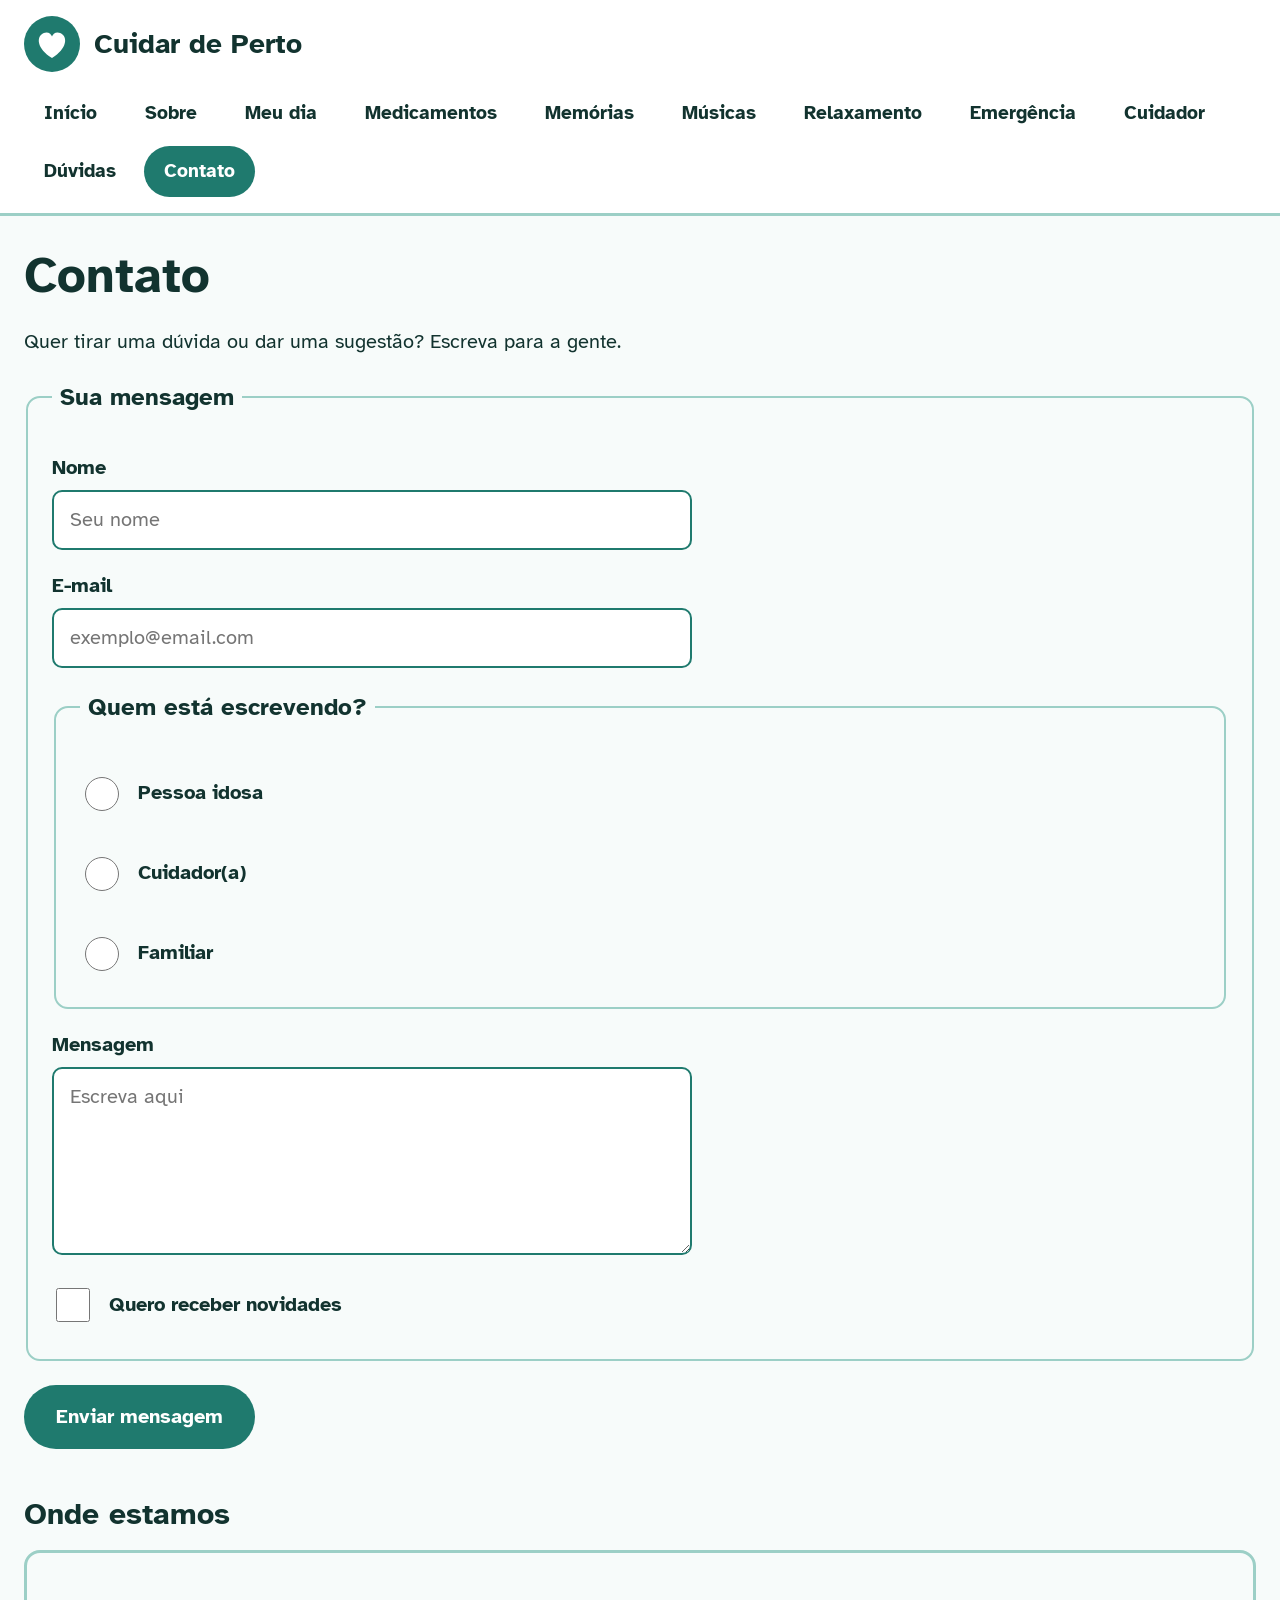
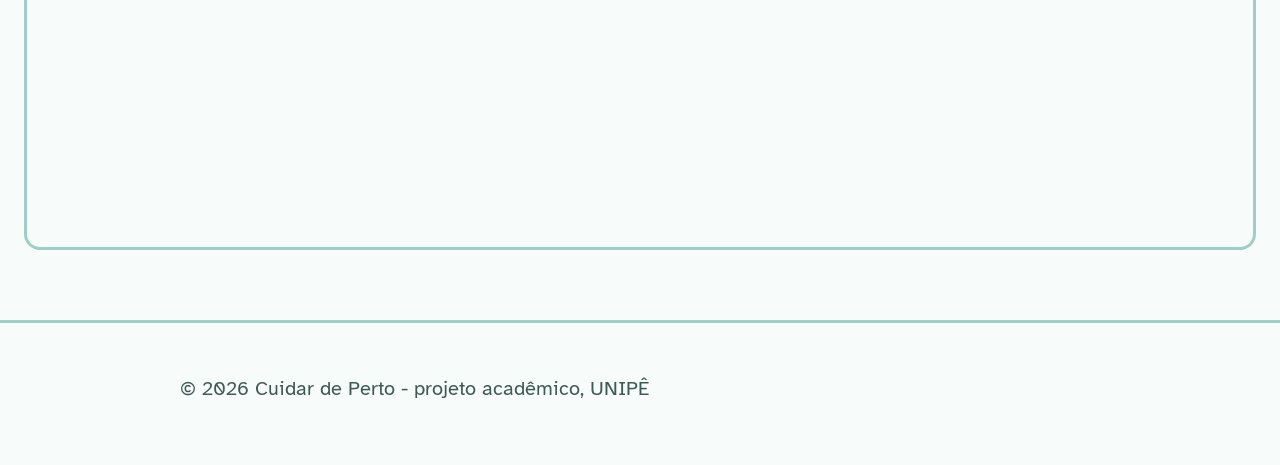
<file: html/contato.html>
<!DOCTYPE html>
<html lang="pt-BR">
<head>
  <meta charset="utf-8">
  <meta name="viewport" content="width=device-width, initial-scale=1">
  <meta name="author" content="Heitor Mendes Crispim">
  <meta name="description" content="Fale com a equipe do Cuidar de Perto.">
  <meta name="keywords" content="contato, mensagem, formulário, mapa">
  <title>Cuidar de Perto - Contato</title>
  <link rel="preconnect" href="https://fonts.googleapis.com">
  <link rel="preconnect" href="https://fonts.gstatic.com" crossorigin>
  <link rel="stylesheet" href="https://fonts.googleapis.com/css2?family=Atkinson+Hyperlegible:wght@400;700&display=swap">
  <link rel="stylesheet" href="../css/estilo.css">
</head>
<body>
  <a class="pular" href="#conteudo">Pular para o conteúdo</a>

  <header class="topo">
    <div class="topo-linha">
      <a class="logo" href="../index.html">
        <img class="logo-img" src="../img/logo.svg" alt="" width="48" height="48">
        <span class="logo-nome">Cuidar de Perto</span>
      </a>
    </div>
    <nav class="menu" aria-label="Menu principal">
      <ul>
        <li><a href="../index.html">Início</a></li>
        <li><a href="sobre.html">Sobre</a></li>
        <li><a href="meu-dia.html">Meu dia</a></li>
        <li><a href="medicamentos.html">Medicamentos</a></li>
        <li><a href="memorias.html">Memórias</a></li>
        <li><a href="musicas.html">Músicas</a></li>
        <li><a href="relaxamento.html">Relaxamento</a></li>
        <li><a href="emergencia.html">Emergência</a></li>
        <li><a href="cuidador.html">Cuidador</a></li>
        <li><a href="duvidas.html">Dúvidas</a></li>
        <li><a href="contato.html" aria-current="page">Contato</a></li>
      </ul>
    </nav>
  </header>

  <main id="conteudo">
    <h1>Contato</h1>
    <p>Quer tirar uma dúvida ou dar uma sugestão? Escreva para a gente.</p>

    <form class="formulario-demo" action="obrigado.html" method="get">
      <fieldset>
        <legend>Sua mensagem</legend>

        <label for="c-nome">Nome</label>
        <input type="text" id="c-nome" name="nome" placeholder="Seu nome" required>

        <label for="c-email">E-mail</label>
        <input type="email" id="c-email" name="email" placeholder="exemplo@email.com" required>

        <fieldset>
          <legend>Quem está escrevendo?</legend>
          <label class="tarefa"><input type="radio" name="perfil" value="idoso"> Pessoa idosa</label>
          <label class="tarefa"><input type="radio" name="perfil" value="cuidador"> Cuidador(a)</label>
          <label class="tarefa"><input type="radio" name="perfil" value="familiar"> Familiar</label>
        </fieldset>

        <label for="c-mensagem">Mensagem</label>
        <textarea id="c-mensagem" name="mensagem" rows="5" placeholder="Escreva aqui" required></textarea>

        <label class="tarefa"><input type="checkbox" name="novidades"> Quero receber novidades</label>
      </fieldset>

      <button type="submit" class="botao">Enviar mensagem</button>
    </form>

    <section aria-labelledby="t-mapa">
      <h2 id="t-mapa">Onde estamos</h2>
      <iframe src="https://maps.google.com/maps?q=Joao+Pessoa&output=embed" title="Mapa de João Pessoa" width="100%" height="300" loading="lazy"></iframe>
    </section>
  </main>

  <footer>
    <p>&copy; 2026 Cuidar de Perto - projeto acadêmico, UNIPÊ</p>
  </footer>
</body>
</html>
</file>
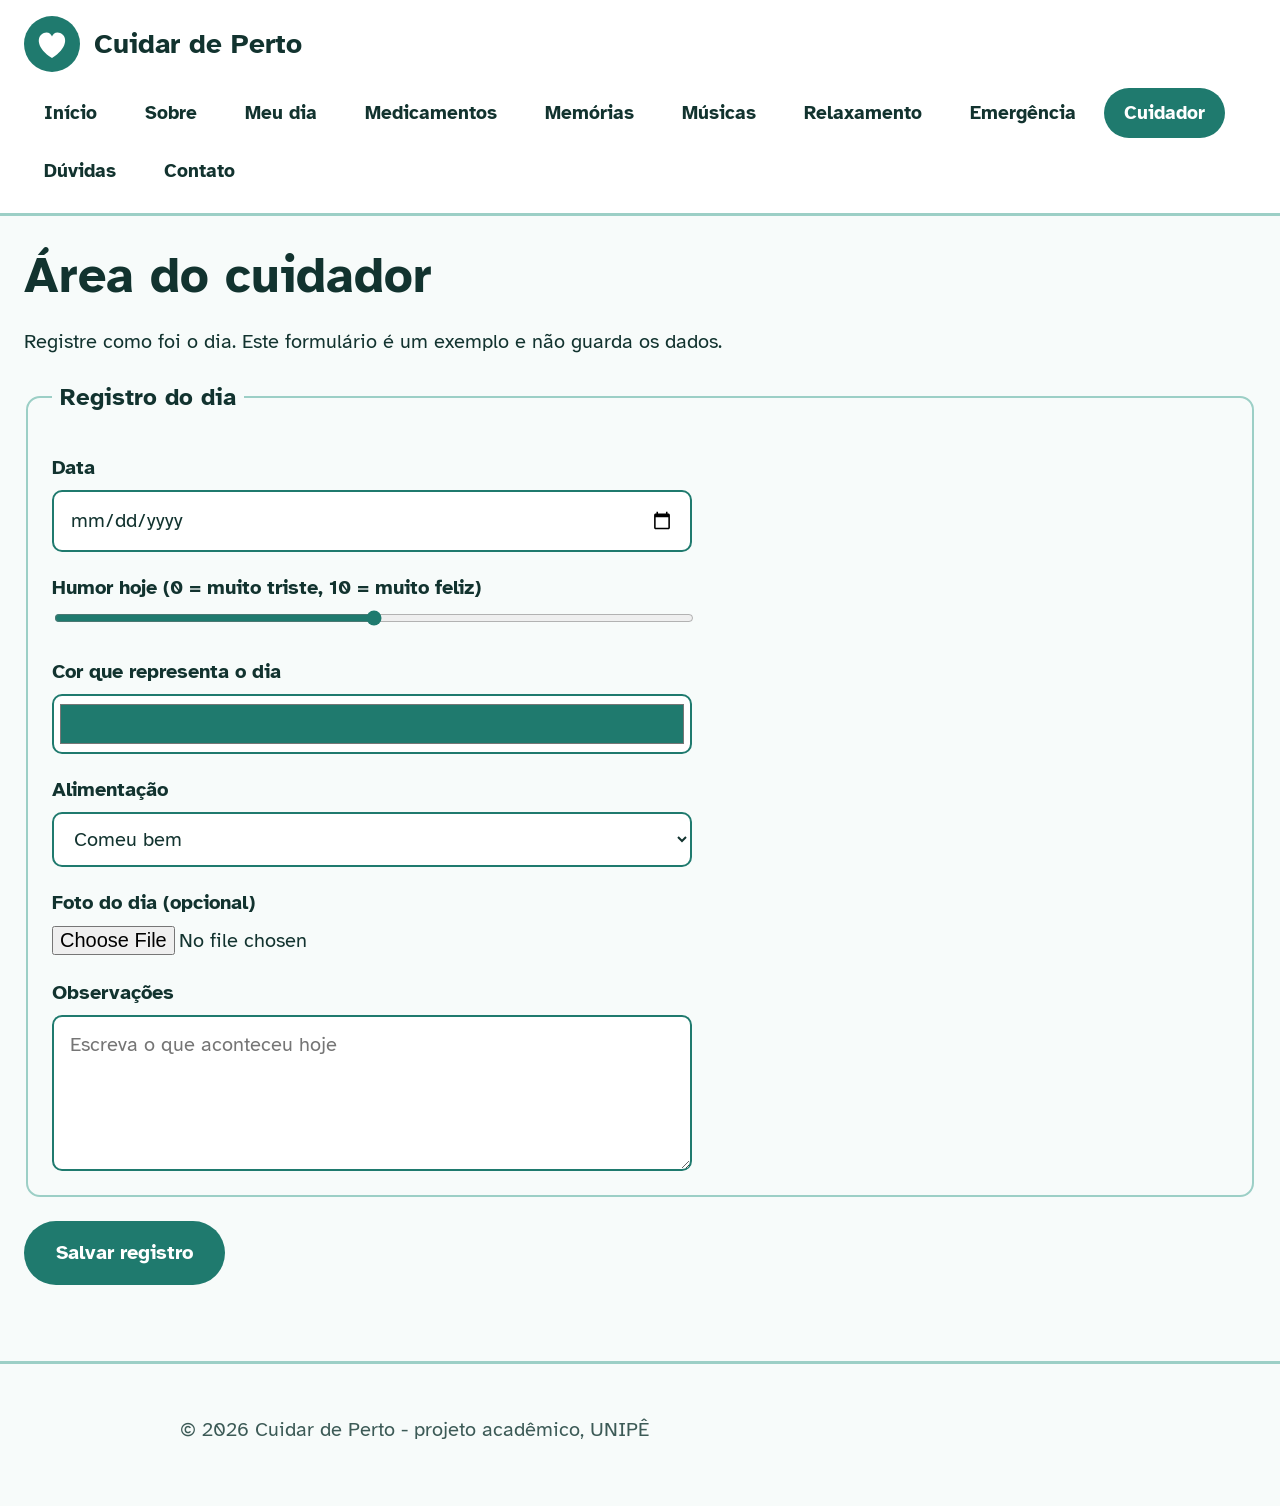
<file: html/cuidador.html>
<!DOCTYPE html>
<html lang="pt-BR">
<head>
  <meta charset="utf-8">
  <meta name="viewport" content="width=device-width, initial-scale=1">
  <meta name="author" content="Heitor Mendes Crispim">
  <meta name="description" content="Registro do dia para cuidadores e familiares.">
  <meta name="keywords" content="cuidador, registro, humor, acompanhamento">
  <title>Cuidar de Perto - Cuidador</title>
  <link rel="preconnect" href="https://fonts.googleapis.com">
  <link rel="preconnect" href="https://fonts.gstatic.com" crossorigin>
  <link rel="stylesheet" href="https://fonts.googleapis.com/css2?family=Atkinson+Hyperlegible:wght@400;700&display=swap">
  <link rel="stylesheet" href="../css/estilo.css">
</head>
<body>
  <a class="pular" href="#conteudo">Pular para o conteúdo</a>

  <header class="topo">
    <div class="topo-linha">
      <a class="logo" href="../index.html">
        <img class="logo-img" src="../img/logo.svg" alt="" width="48" height="48">
        <span class="logo-nome">Cuidar de Perto</span>
      </a>
    </div>
    <nav class="menu" aria-label="Menu principal">
      <ul>
        <li><a href="../index.html">Início</a></li>
        <li><a href="sobre.html">Sobre</a></li>
        <li><a href="meu-dia.html">Meu dia</a></li>
        <li><a href="medicamentos.html">Medicamentos</a></li>
        <li><a href="memorias.html">Memórias</a></li>
        <li><a href="musicas.html">Músicas</a></li>
        <li><a href="relaxamento.html">Relaxamento</a></li>
        <li><a href="emergencia.html">Emergência</a></li>
        <li><a href="cuidador.html" aria-current="page">Cuidador</a></li>
        <li><a href="duvidas.html">Dúvidas</a></li>
        <li><a href="contato.html">Contato</a></li>
      </ul>
    </nav>
  </header>

  <main id="conteudo">
    <h1>Área do cuidador</h1>
    <p>Registre como foi o dia. Este formulário é um exemplo e não guarda os dados.</p>

    <form class="formulario-demo" action="obrigado.html" method="get">
      <fieldset>
        <legend>Registro do dia</legend>

        <label for="data-registro">Data</label>
        <input type="date" id="data-registro" name="data" required>

        <label for="humor">Humor hoje (0 = muito triste, 10 = muito feliz)</label>
        <input type="range" id="humor" name="humor" min="0" max="10" value="5">

        <label for="cor-dia">Cor que representa o dia</label>
        <input type="color" id="cor-dia" name="cor" value="#1f7a6e">

        <label for="alimentacao">Alimentação</label>
        <select id="alimentacao" name="alimentacao">
          <option value="boa">Comeu bem</option>
          <option value="media">Comeu pouco</option>
          <option value="ruim">Quase não comeu</option>
        </select>

        <label for="foto">Foto do dia (opcional)</label>
        <input type="file" id="foto" name="foto" accept="image/*">

        <label for="obs">Observações</label>
        <textarea id="obs" name="obs" rows="4" placeholder="Escreva o que aconteceu hoje" required></textarea>
      </fieldset>

      <button type="submit" class="botao">Salvar registro</button>
    </form>
  </main>

  <footer>
    <p>&copy; 2026 Cuidar de Perto - projeto acadêmico, UNIPÊ</p>
  </footer>
</body>
</html>
</file>
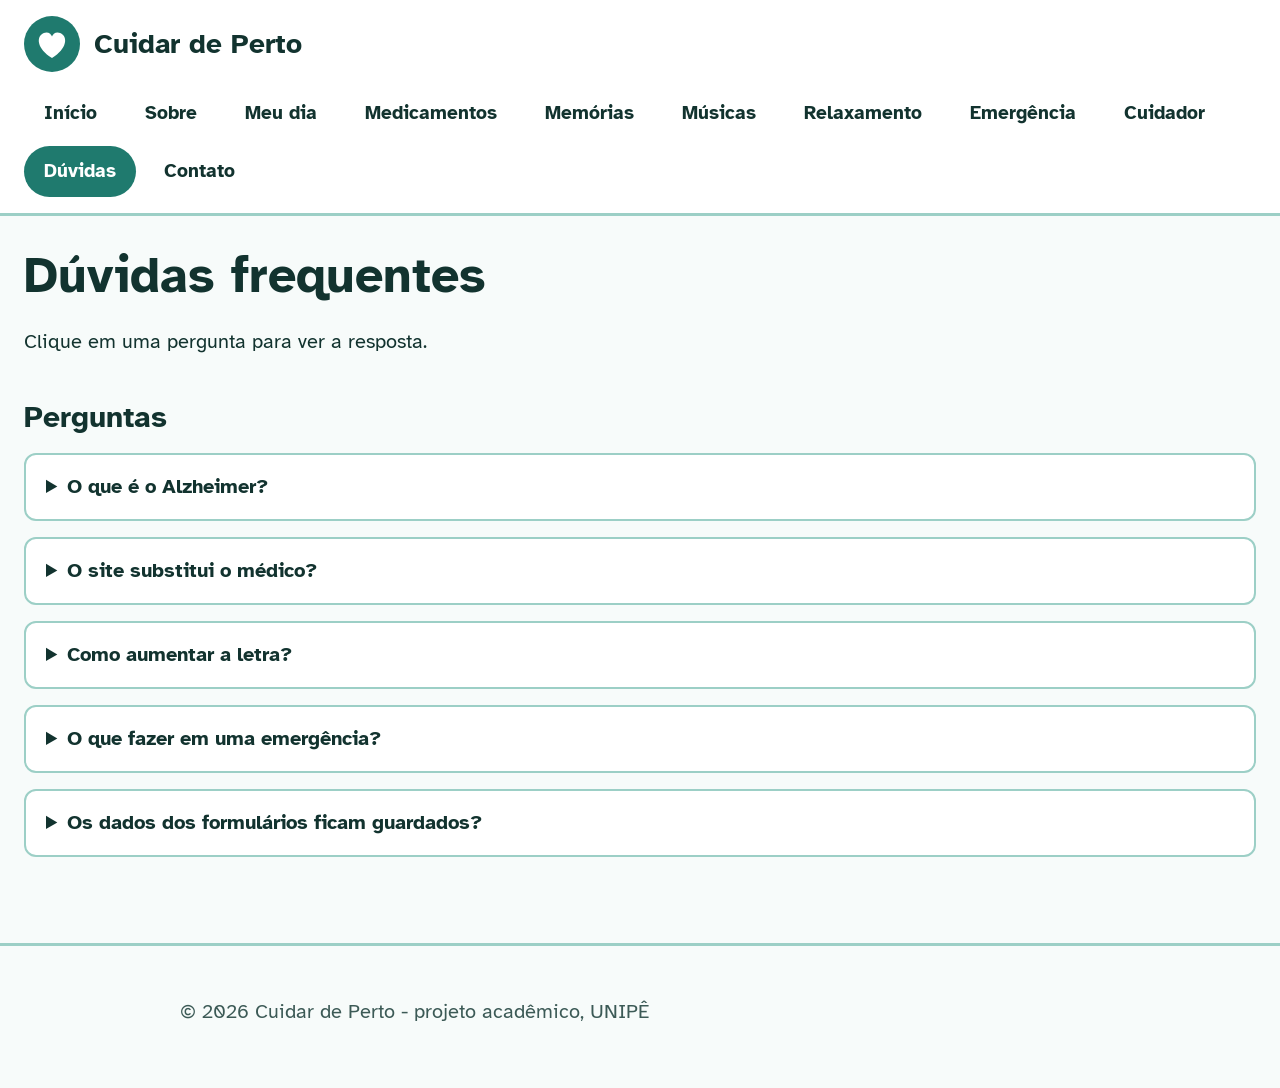
<file: html/duvidas.html>
<!DOCTYPE html>
<html lang="pt-BR">
<head>
  <meta charset="utf-8">
  <meta name="viewport" content="width=device-width, initial-scale=1">
  <meta name="author" content="Heitor Mendes Crispim">
  <meta name="description" content="Perguntas frequentes sobre o site e o cuidado diário.">
  <meta name="keywords" content="dúvidas, perguntas, Alzheimer, ajuda">
  <title>Cuidar de Perto - Dúvidas</title>
  <link rel="preconnect" href="https://fonts.googleapis.com">
  <link rel="preconnect" href="https://fonts.gstatic.com" crossorigin>
  <link rel="stylesheet" href="https://fonts.googleapis.com/css2?family=Atkinson+Hyperlegible:wght@400;700&display=swap">
  <link rel="stylesheet" href="../css/estilo.css">
</head>
<body>
  <a class="pular" href="#conteudo">Pular para o conteúdo</a>

  <header class="topo">
    <div class="topo-linha">
      <a class="logo" href="../index.html">
        <img class="logo-img" src="../img/logo.svg" alt="" width="48" height="48">
        <span class="logo-nome">Cuidar de Perto</span>
      </a>
    </div>
    <nav class="menu" aria-label="Menu principal">
      <ul>
        <li><a href="../index.html">Início</a></li>
        <li><a href="sobre.html">Sobre</a></li>
        <li><a href="meu-dia.html">Meu dia</a></li>
        <li><a href="medicamentos.html">Medicamentos</a></li>
        <li><a href="memorias.html">Memórias</a></li>
        <li><a href="musicas.html">Músicas</a></li>
        <li><a href="relaxamento.html">Relaxamento</a></li>
        <li><a href="emergencia.html">Emergência</a></li>
        <li><a href="cuidador.html">Cuidador</a></li>
        <li><a href="duvidas.html" aria-current="page">Dúvidas</a></li>
        <li><a href="contato.html">Contato</a></li>
      </ul>
    </nav>
  </header>

  <main id="conteudo">
    <h1>Dúvidas frequentes</h1>
    <p>Clique em uma pergunta para ver a resposta.</p>

    <section aria-labelledby="t-perguntas">
      <h2 id="t-perguntas">Perguntas</h2>
      <details>
        <summary>O que é o Alzheimer?</summary>
        <p>É uma doença do cérebro que, aos poucos, afeta a memória, o raciocínio e o comportamento. Só um médico pode fazer o diagnóstico.</p>
      </details>
      <details>
        <summary>O site substitui o médico?</summary>
        <p>Não. O Cuidar de Perto ajuda a organizar a rotina, mas o acompanhamento de saúde é feito pela equipe médica.</p>
      </details>
      <details>
        <summary>Como aumentar a letra?</summary>
        <p>No computador, segure <mark>Ctrl</mark> e aperte <mark>+</mark> para aumentar a página, e <mark>Ctrl</mark> com <mark>-</mark> para diminuir. No celular, abra os dois dedos sobre a tela.</p>
      </details>
      <details>
        <summary>O que fazer em uma emergência?</summary>
        <p>Ligue para o <abbr title="Serviço de Atendimento Móvel de Urgência">SAMU</abbr>, no número 192, e depois avise a família.</p>
      </details>
      <details>
        <summary>Os dados dos formulários ficam guardados?</summary>
        <p>Não. Os formulários deste site são exemplos e não enviam nem guardam nenhuma informação.</p>
      </details>
    </section>
  </main>

  <footer>
    <p>&copy; 2026 Cuidar de Perto - projeto acadêmico, UNIPÊ</p>
  </footer>
</body>
</html>
</file>
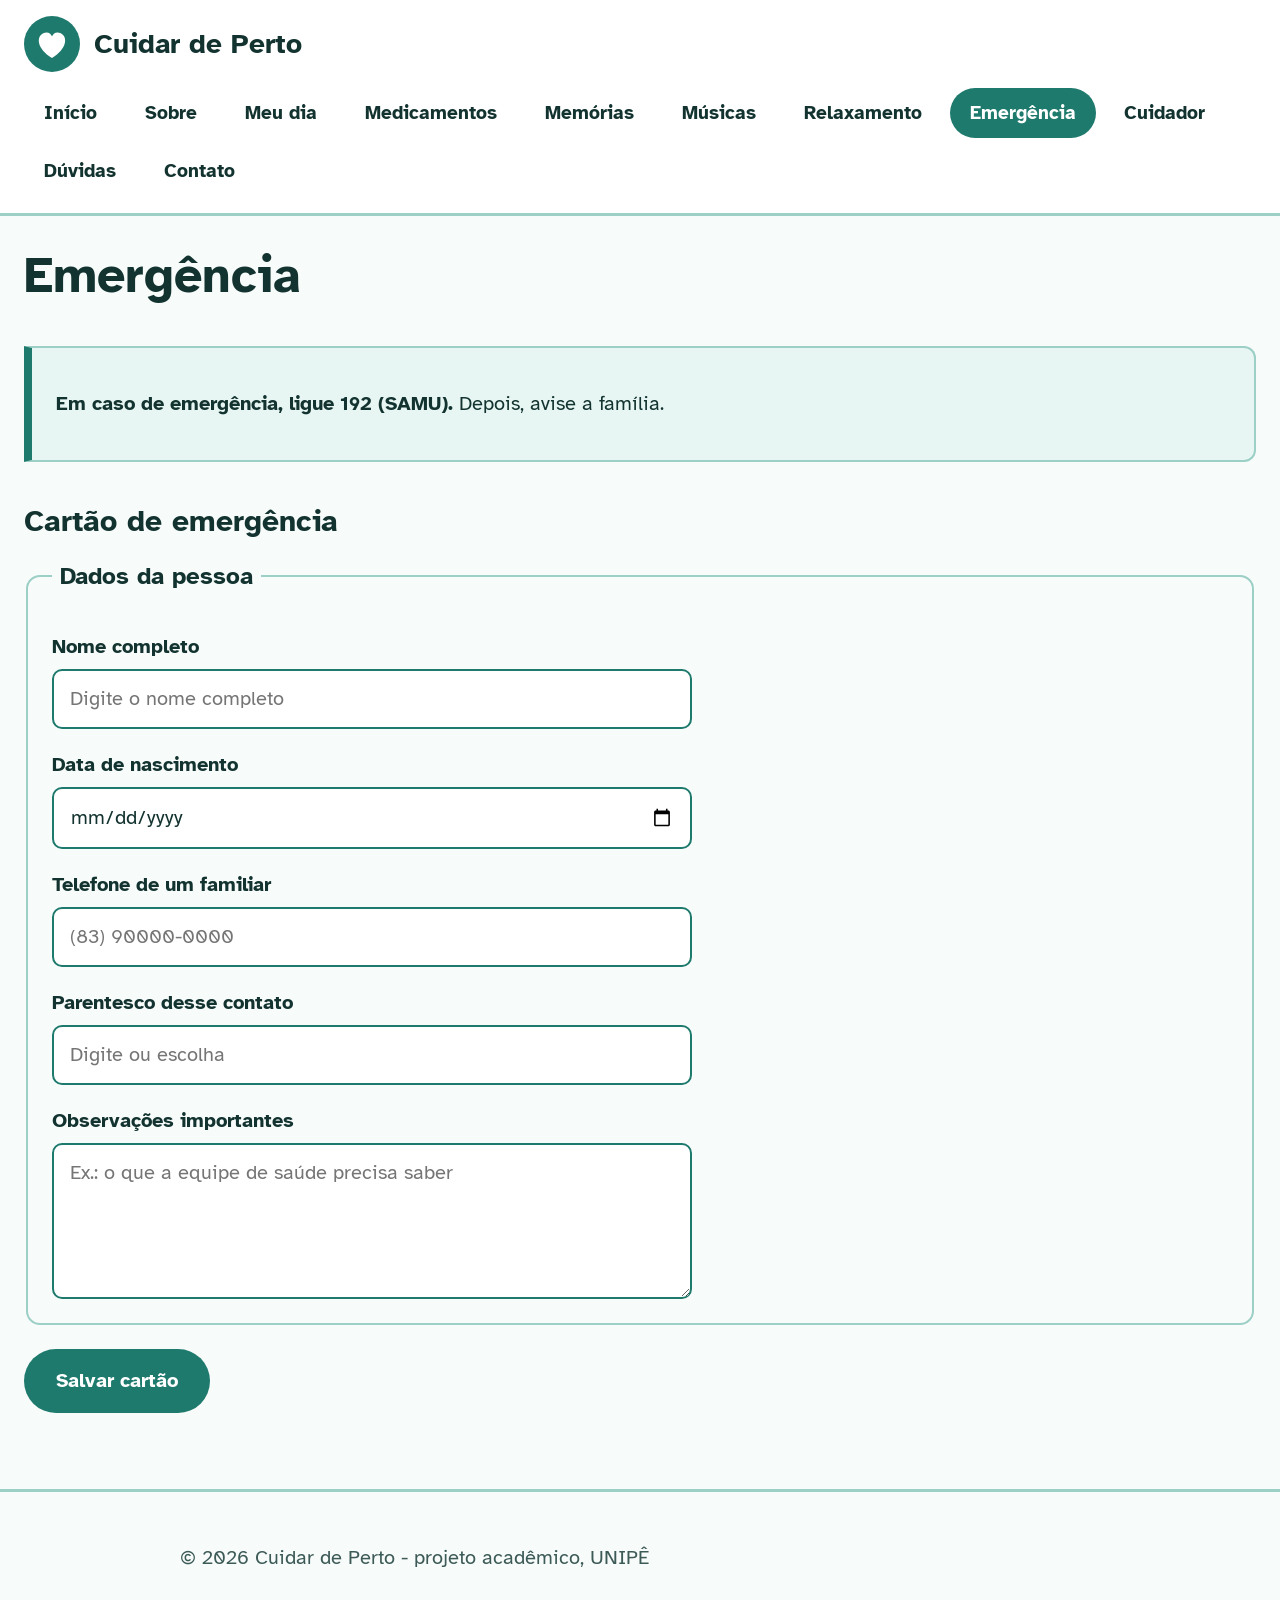
<file: html/emergencia.html>
<!DOCTYPE html>
<html lang="pt-BR">
<head>
  <meta charset="utf-8">
  <meta name="viewport" content="width=device-width, initial-scale=1">
  <meta name="author" content="Heitor Mendes Crispim">
  <meta name="description" content="Cartão de emergência com dados e contatos importantes.">
  <meta name="keywords" content="emergência, contatos, cartão, idosos">
  <title>Cuidar de Perto - Emergência</title>
  <link rel="preconnect" href="https://fonts.googleapis.com">
  <link rel="preconnect" href="https://fonts.gstatic.com" crossorigin>
  <link rel="stylesheet" href="https://fonts.googleapis.com/css2?family=Atkinson+Hyperlegible:wght@400;700&display=swap">
  <link rel="stylesheet" href="../css/estilo.css">
</head>
<body>
  <a class="pular" href="#conteudo">Pular para o conteúdo</a>

  <header class="topo">
    <div class="topo-linha">
      <a class="logo" href="../index.html">
        <img class="logo-img" src="../img/logo.svg" alt="" width="48" height="48">
        <span class="logo-nome">Cuidar de Perto</span>
      </a>
    </div>
    <nav class="menu" aria-label="Menu principal">
      <ul>
        <li><a href="../index.html">Início</a></li>
        <li><a href="sobre.html">Sobre</a></li>
        <li><a href="meu-dia.html">Meu dia</a></li>
        <li><a href="medicamentos.html">Medicamentos</a></li>
        <li><a href="memorias.html">Memórias</a></li>
        <li><a href="musicas.html">Músicas</a></li>
        <li><a href="relaxamento.html">Relaxamento</a></li>
        <li><a href="emergencia.html" aria-current="page">Emergência</a></li>
        <li><a href="cuidador.html">Cuidador</a></li>
        <li><a href="duvidas.html">Dúvidas</a></li>
        <li><a href="contato.html">Contato</a></li>
      </ul>
    </nav>
  </header>

  <main id="conteudo">
    <h1>Emergência</h1>

    <aside class="aviso" aria-label="Número de emergência">
      <p><strong>Em caso de emergência, ligue 192 (SAMU).</strong> Depois, avise a família.</p>
    </aside>

    <section aria-labelledby="t-cartao">
      <h2 id="t-cartao">Cartão de emergência</h2>
      <form class="formulario-demo" action="obrigado.html" method="get">
        <fieldset>
          <legend>Dados da pessoa</legend>

          <label for="nome">Nome completo</label>
          <input type="text" id="nome" name="nome" placeholder="Digite o nome completo" required>

          <label for="nascimento">Data de nascimento</label>
          <input type="date" id="nascimento" name="nascimento" required>

          <label for="contato">Telefone de um familiar</label>
          <input type="tel" id="contato" name="contato" placeholder="(83) 90000-0000" required>

          <label for="parentesco">Parentesco desse contato</label>
          <input type="text" id="parentesco" name="parentesco" list="parentescos" placeholder="Digite ou escolha">
          <datalist id="parentescos">
            <option value="Filho(a)">
            <option value="Neto(a)">
            <option value="Irmão(ã)">
            <option value="Cuidador(a)">
            <option value="Vizinho(a)">
          </datalist>

          <label for="observacoes">Observações importantes</label>
          <textarea id="observacoes" name="observacoes" rows="4" placeholder="Ex.: o que a equipe de saúde precisa saber"></textarea>
        </fieldset>

        <button type="submit" class="botao">Salvar cartão</button>
      </form>
    </section>
  </main>

  <footer>
    <p>&copy; 2026 Cuidar de Perto - projeto acadêmico, UNIPÊ</p>
  </footer>
</body>
</html>
</file>
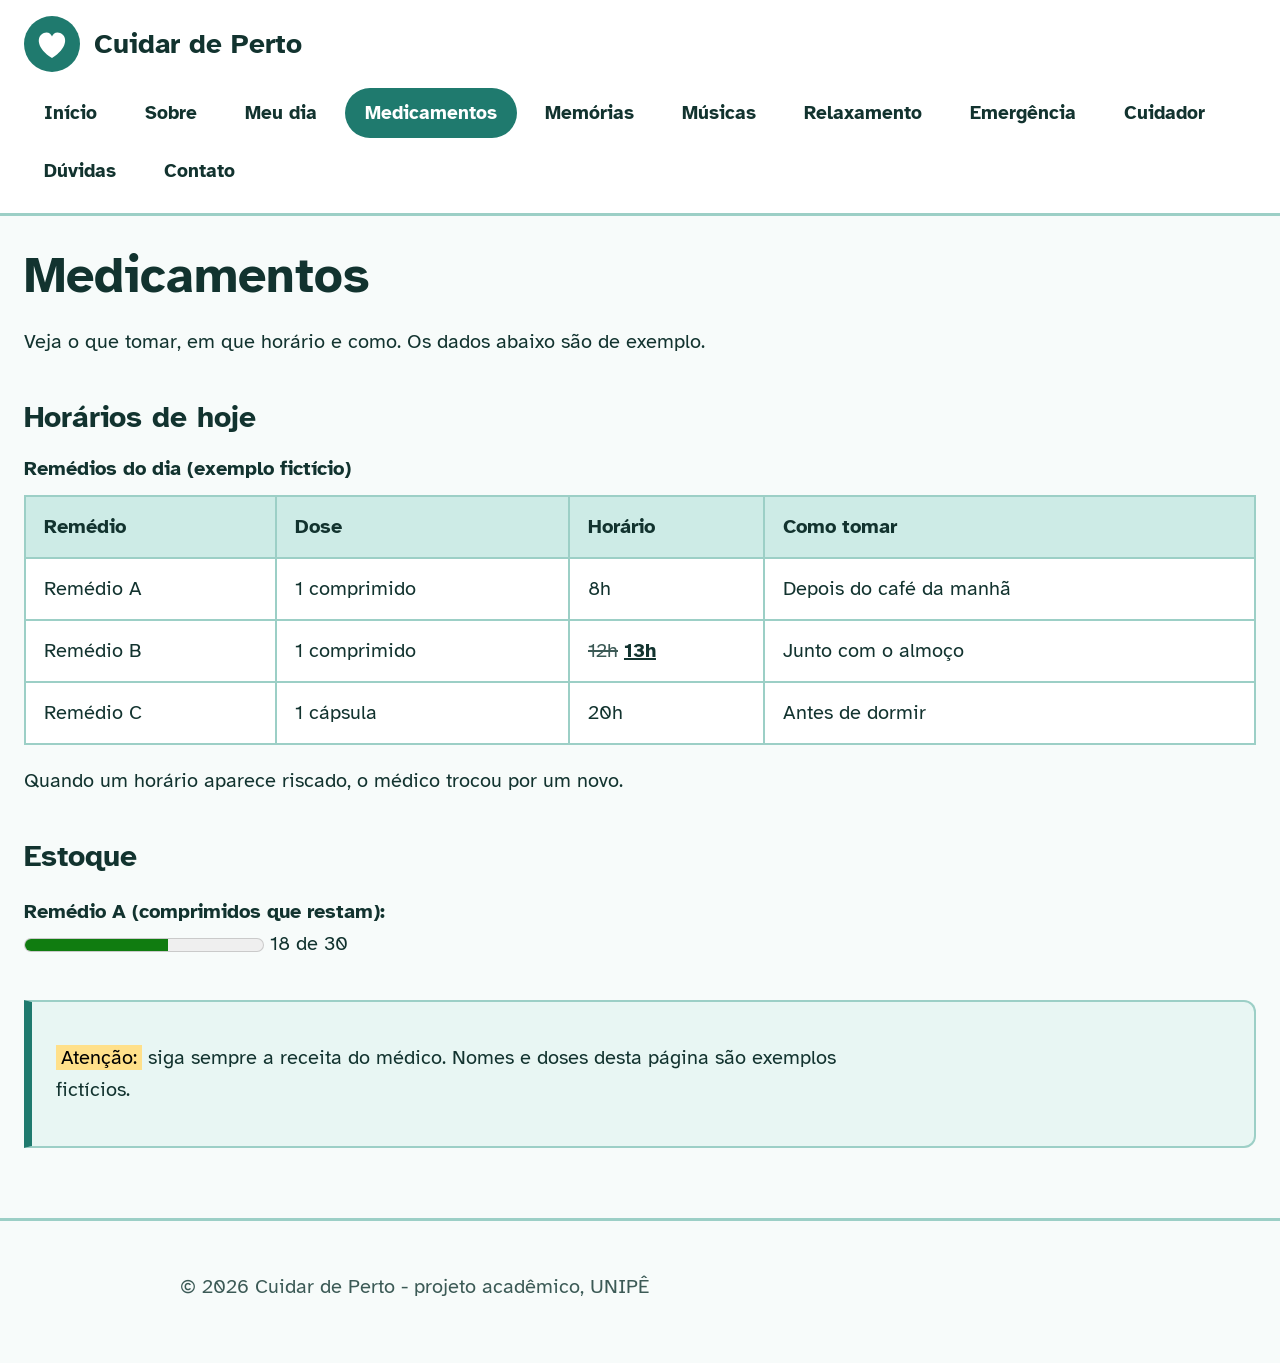
<file: html/medicamentos.html>
<!DOCTYPE html>
<html lang="pt-BR">
<head>
  <meta charset="utf-8">
  <meta name="viewport" content="width=device-width, initial-scale=1">
  <meta name="author" content="Heitor Mendes Crispim">
  <meta name="description" content="Horários e instruções dos remédios, com dados de exemplo.">
  <meta name="keywords" content="medicamentos, horários, remédios, idosos">
  <title>Cuidar de Perto - Medicamentos</title>
  <link rel="preconnect" href="https://fonts.googleapis.com">
  <link rel="preconnect" href="https://fonts.gstatic.com" crossorigin>
  <link rel="stylesheet" href="https://fonts.googleapis.com/css2?family=Atkinson+Hyperlegible:wght@400;700&display=swap">
  <link rel="stylesheet" href="../css/estilo.css">
</head>
<body>
  <a class="pular" href="#conteudo">Pular para o conteúdo</a>

  <header class="topo">
    <div class="topo-linha">
      <a class="logo" href="../index.html">
        <img class="logo-img" src="../img/logo.svg" alt="" width="48" height="48">
        <span class="logo-nome">Cuidar de Perto</span>
      </a>
    </div>
    <nav class="menu" aria-label="Menu principal">
      <ul>
        <li><a href="../index.html">Início</a></li>
        <li><a href="sobre.html">Sobre</a></li>
        <li><a href="meu-dia.html">Meu dia</a></li>
        <li><a href="medicamentos.html" aria-current="page">Medicamentos</a></li>
        <li><a href="memorias.html">Memórias</a></li>
        <li><a href="musicas.html">Músicas</a></li>
        <li><a href="relaxamento.html">Relaxamento</a></li>
        <li><a href="emergencia.html">Emergência</a></li>
        <li><a href="cuidador.html">Cuidador</a></li>
        <li><a href="duvidas.html">Dúvidas</a></li>
        <li><a href="contato.html">Contato</a></li>
      </ul>
    </nav>
  </header>

  <main id="conteudo">
    <h1>Medicamentos</h1>
    <p>Veja o que tomar, em que horário e como. Os dados abaixo são de exemplo.</p>

    <section aria-labelledby="t-horarios">
      <h2 id="t-horarios">Horários de hoje</h2>
      <div class="tabela-rolagem">
        <table>
          <caption>Remédios do dia (exemplo fictício)</caption>
          <thead>
            <tr><th scope="col">Remédio</th><th scope="col">Dose</th><th scope="col">Horário</th><th scope="col">Como tomar</th></tr>
          </thead>
          <tbody>
            <tr><td>Remédio A</td><td>1 comprimido</td><td>8h</td><td>Depois do café da manhã</td></tr>
            <tr><td>Remédio B</td><td>1 comprimido</td><td><del>12h</del> <ins>13h</ins></td><td>Junto com o almoço</td></tr>
            <tr><td>Remédio C</td><td>1 cápsula</td><td>20h</td><td>Antes de dormir</td></tr>
          </tbody>
        </table>
      </div>
      <p>Quando um horário aparece riscado, o médico trocou por um novo.</p>
    </section>

    <section aria-labelledby="t-estoque">
      <h2 id="t-estoque">Estoque</h2>
      <p>
        <label for="estoque-a">Remédio A (comprimidos que restam):</label>
        <meter id="estoque-a" value="18" min="0" max="30" low="7" high="25" optimum="25">18 de 30</meter>
        18 de 30
      </p>
    </section>

    <aside class="aviso" aria-label="Atenção">
      <p><mark>Atenção:</mark> siga sempre a receita do médico. Nomes e doses desta página são exemplos fictícios.</p>
    </aside>
  </main>

  <footer>
    <p>&copy; 2026 Cuidar de Perto - projeto acadêmico, UNIPÊ</p>
  </footer>
</body>
</html>
</file>
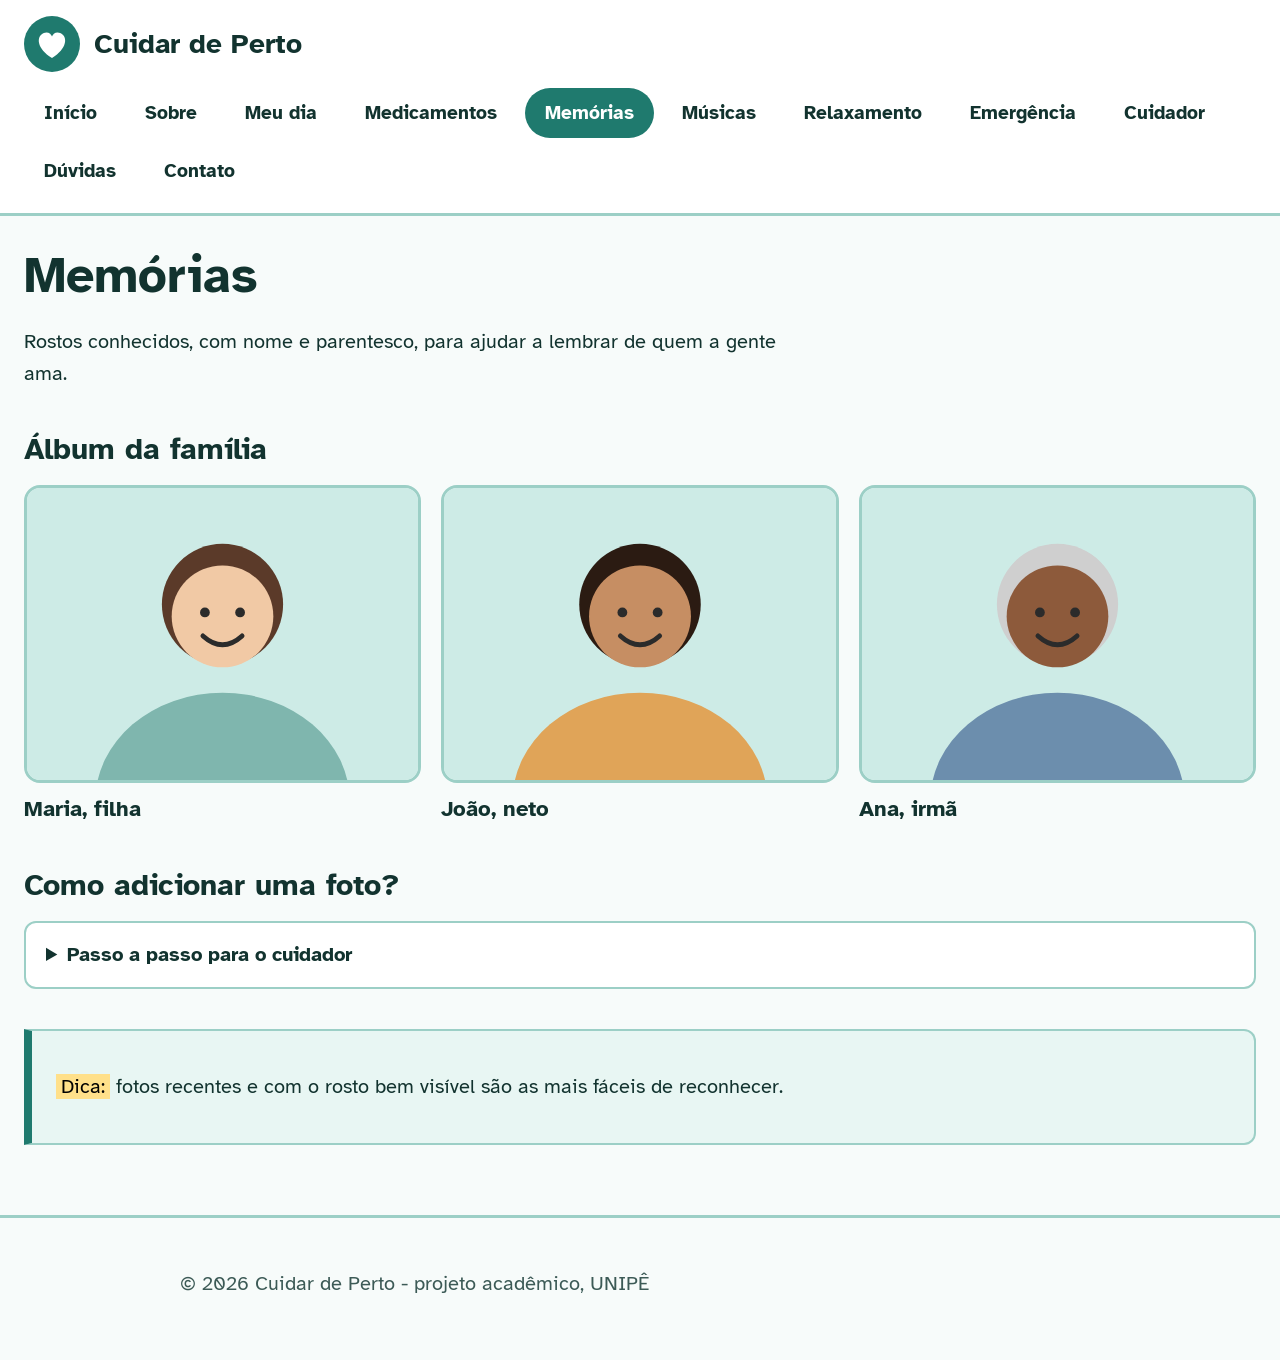
<file: html/memorias.html>
<!DOCTYPE html>
<html lang="pt-BR">
<head>
  <meta charset="utf-8">
  <meta name="viewport" content="width=device-width, initial-scale=1">
  <meta name="author" content="Heitor Mendes Crispim">
  <meta name="description" content="Fotos de familiares com nome e parentesco.">
  <meta name="keywords" content="memórias, família, fotos, idosos">
  <title>Cuidar de Perto - Memórias</title>
  <link rel="preconnect" href="https://fonts.googleapis.com">
  <link rel="preconnect" href="https://fonts.gstatic.com" crossorigin>
  <link rel="stylesheet" href="https://fonts.googleapis.com/css2?family=Atkinson+Hyperlegible:wght@400;700&display=swap">
  <link rel="stylesheet" href="../css/estilo.css">
</head>
<body>
  <a class="pular" href="#conteudo">Pular para o conteúdo</a>

  <header class="topo">
    <div class="topo-linha">
      <a class="logo" href="../index.html">
        <img class="logo-img" src="../img/logo.svg" alt="" width="48" height="48">
        <span class="logo-nome">Cuidar de Perto</span>
      </a>
    </div>
    <nav class="menu" aria-label="Menu principal">
      <ul>
        <li><a href="../index.html">Início</a></li>
        <li><a href="sobre.html">Sobre</a></li>
        <li><a href="meu-dia.html">Meu dia</a></li>
        <li><a href="medicamentos.html">Medicamentos</a></li>
        <li><a href="memorias.html" aria-current="page">Memórias</a></li>
        <li><a href="musicas.html">Músicas</a></li>
        <li><a href="relaxamento.html">Relaxamento</a></li>
        <li><a href="emergencia.html">Emergência</a></li>
        <li><a href="cuidador.html">Cuidador</a></li>
        <li><a href="duvidas.html">Dúvidas</a></li>
        <li><a href="contato.html">Contato</a></li>
      </ul>
    </nav>
  </header>

  <main id="conteudo">
    <h1>Memórias</h1>
    <p>Rostos conhecidos, com nome e parentesco, para ajudar a lembrar de quem a gente ama.</p>

    <section aria-labelledby="t-album">
      <h2 id="t-album">Álbum da família</h2>
      <div class="grade">
        <figure>
          <img src="../img/familia-1.svg" alt="Imagem de exemplo de Maria, a filha">
          <figcaption>Maria, filha</figcaption>
        </figure>
        <figure>
          <img src="../img/familia-2.svg" alt="Imagem de exemplo de João, o neto">
          <figcaption>João, neto</figcaption>
        </figure>
        <figure>
          <img src="../img/familia-3.svg" alt="Imagem de exemplo de Ana, a irmã">
          <figcaption>Ana, irmã</figcaption>
        </figure>
      </div>
    </section>

    <section aria-labelledby="t-ajuda">
      <h2 id="t-ajuda">Como adicionar uma foto?</h2>
      <details>
        <summary>Passo a passo para o cuidador</summary>
        <p>Coloque a foto na pasta de imagens do site, com um nome simples, e troque o endereço da imagem nesta página. Escreva embaixo o nome e o parentesco.</p>
      </details>
    </section>

    <aside class="aviso" aria-label="Aviso">
      <p><mark>Dica:</mark> fotos recentes e com o rosto bem visível são as mais fáceis de reconhecer.</p>
    </aside>
  </main>

  <footer>
    <p>&copy; 2026 Cuidar de Perto - projeto acadêmico, UNIPÊ</p>
  </footer>
</body>
</html>
</file>
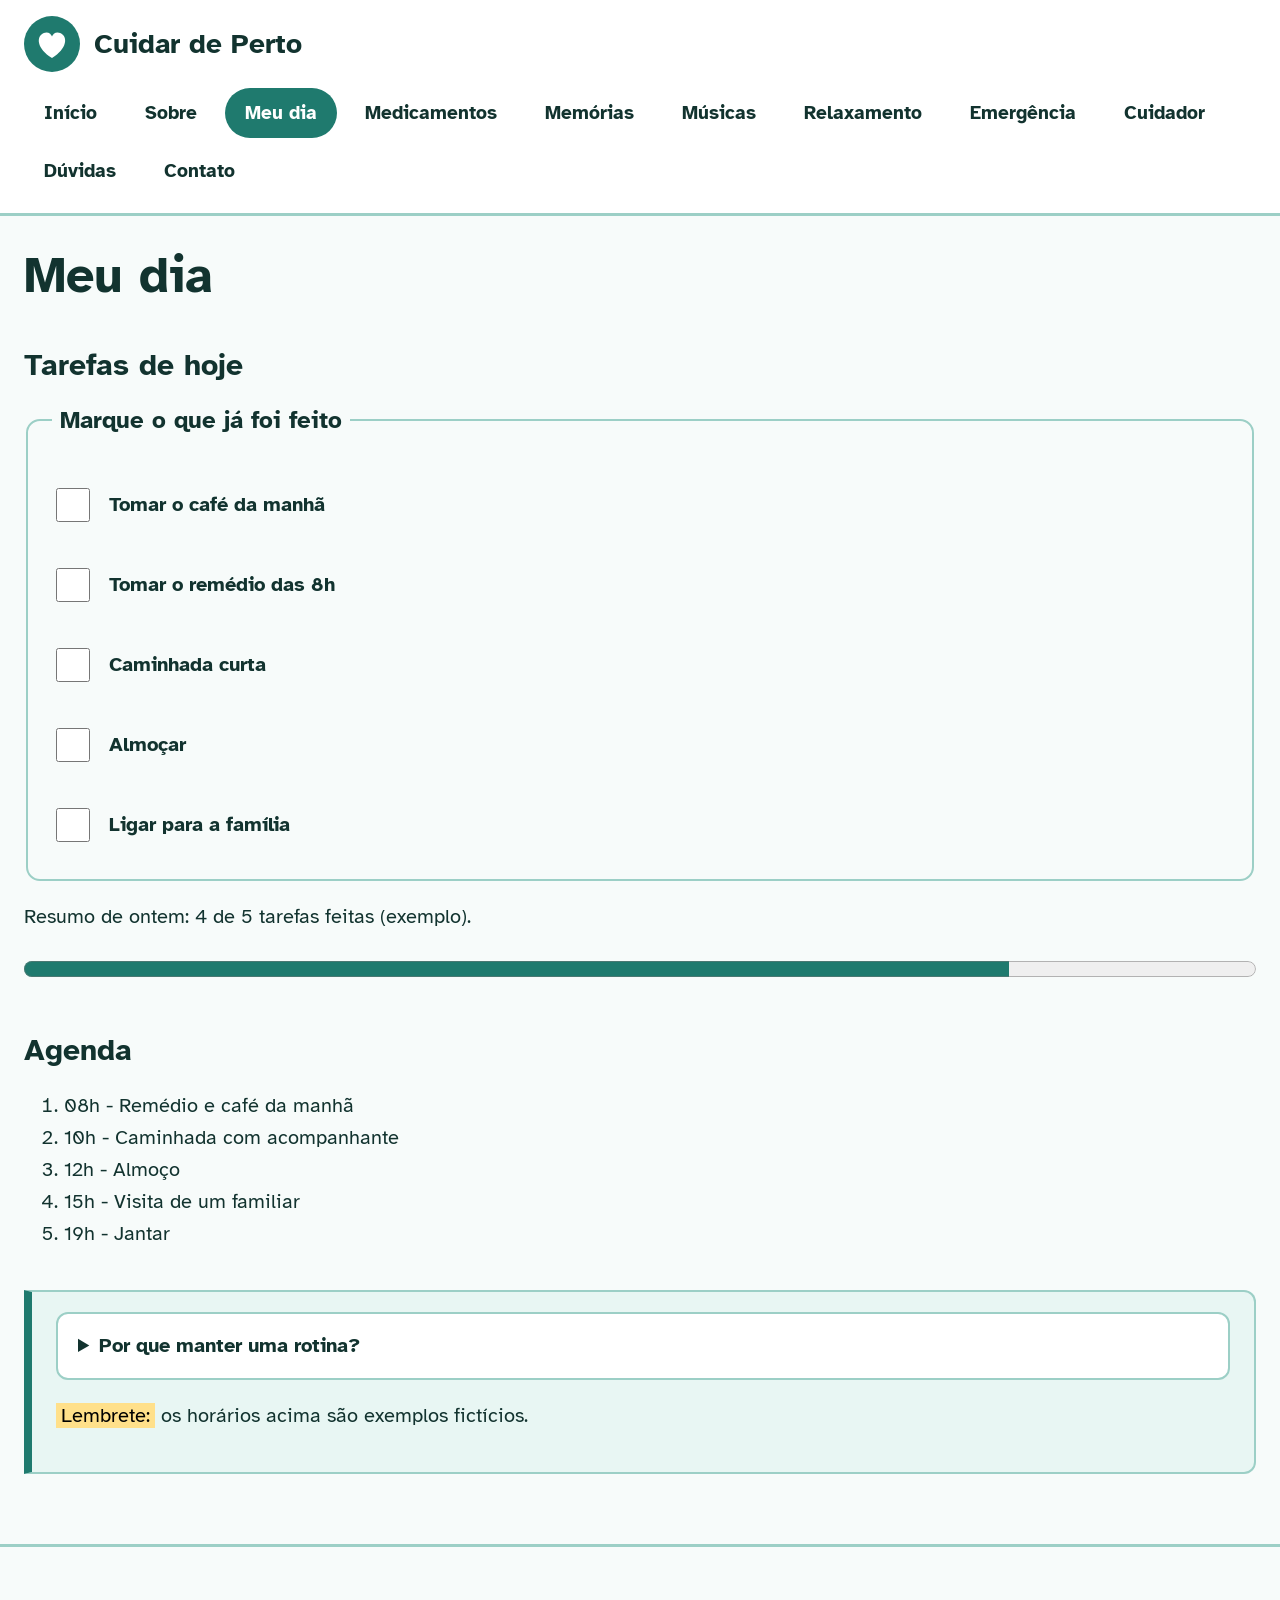
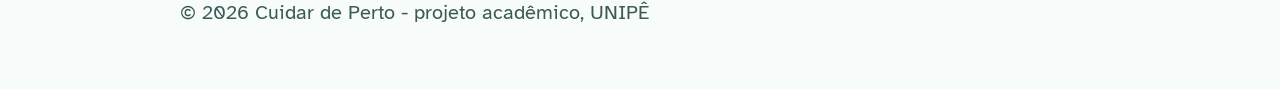
<file: html/meu-dia.html>
<!DOCTYPE html>
<html lang="pt-BR">
<head>
  <meta charset="utf-8">
  <meta name="viewport" content="width=device-width, initial-scale=1">
  <meta name="author" content="Heitor Mendes Crispim">
  <meta name="description" content="Tarefas e agenda do dia, em letras grandes.">
  <meta name="keywords" content="rotina, agenda, tarefas, idosos">
  <title>Cuidar de Perto - Meu dia</title>
  <link rel="preconnect" href="https://fonts.googleapis.com">
  <link rel="preconnect" href="https://fonts.gstatic.com" crossorigin>
  <link rel="stylesheet" href="https://fonts.googleapis.com/css2?family=Atkinson+Hyperlegible:wght@400;700&display=swap">
  <link rel="stylesheet" href="../css/estilo.css">
</head>
<body>
  <a class="pular" href="#conteudo">Pular para o conteúdo</a>

  <header class="topo">
    <div class="topo-linha">
      <a class="logo" href="../index.html">
        <img class="logo-img" src="../img/logo.svg" alt="" width="48" height="48">
        <span class="logo-nome">Cuidar de Perto</span>
      </a>
    </div>
    <nav class="menu" aria-label="Menu principal">
      <ul>
        <li><a href="../index.html">Início</a></li>
        <li><a href="sobre.html">Sobre</a></li>
        <li><a href="meu-dia.html" aria-current="page">Meu dia</a></li>
        <li><a href="medicamentos.html">Medicamentos</a></li>
        <li><a href="memorias.html">Memórias</a></li>
        <li><a href="musicas.html">Músicas</a></li>
        <li><a href="relaxamento.html">Relaxamento</a></li>
        <li><a href="emergencia.html">Emergência</a></li>
        <li><a href="cuidador.html">Cuidador</a></li>
        <li><a href="duvidas.html">Dúvidas</a></li>
        <li><a href="contato.html">Contato</a></li>
      </ul>
    </nav>
  </header>

  <main id="conteudo">
    <h1>Meu dia</h1>

    <section aria-labelledby="titulo-tarefas">
      <h2 id="titulo-tarefas">Tarefas de hoje</h2>
      <fieldset>
        <legend>Marque o que já foi feito</legend>
        <label class="tarefa"><input type="checkbox"> Tomar o café da manhã</label>
        <label class="tarefa"><input type="checkbox"> Tomar o remédio das 8h</label>
        <label class="tarefa"><input type="checkbox"> Caminhada curta</label>
        <label class="tarefa"><input type="checkbox"> Almoçar</label>
        <label class="tarefa"><input type="checkbox"> Ligar para a família</label>
      </fieldset>
      <p>Resumo de ontem: 4 de 5 tarefas feitas (exemplo).</p>
      <progress value="4" max="5">80%</progress>
    </section>

    <section aria-labelledby="titulo-agenda">
      <h2 id="titulo-agenda">Agenda</h2>
      <ol>
        <li>08h - Remédio e café da manhã</li>
        <li>10h - Caminhada com acompanhante</li>
        <li>12h - Almoço</li>
        <li>15h - Visita de um familiar</li>
        <li>19h - Jantar</li>
      </ol>
    </section>

    <aside class="aviso" aria-label="Dica">
      <details>
        <summary>Por que manter uma rotina?</summary>
        <p>Fazer as coisas nos mesmos horários ajuda a pessoa a se sentir segura e a lembrar o que vem a seguir.</p>
      </details>
      <p><mark>Lembrete:</mark> os horários acima são exemplos fictícios.</p>
    </aside>
  </main>

  <footer>
    <p>&copy; 2026 Cuidar de Perto - projeto acadêmico, UNIPÊ</p>
  </footer>
</body>
</html>
</file>
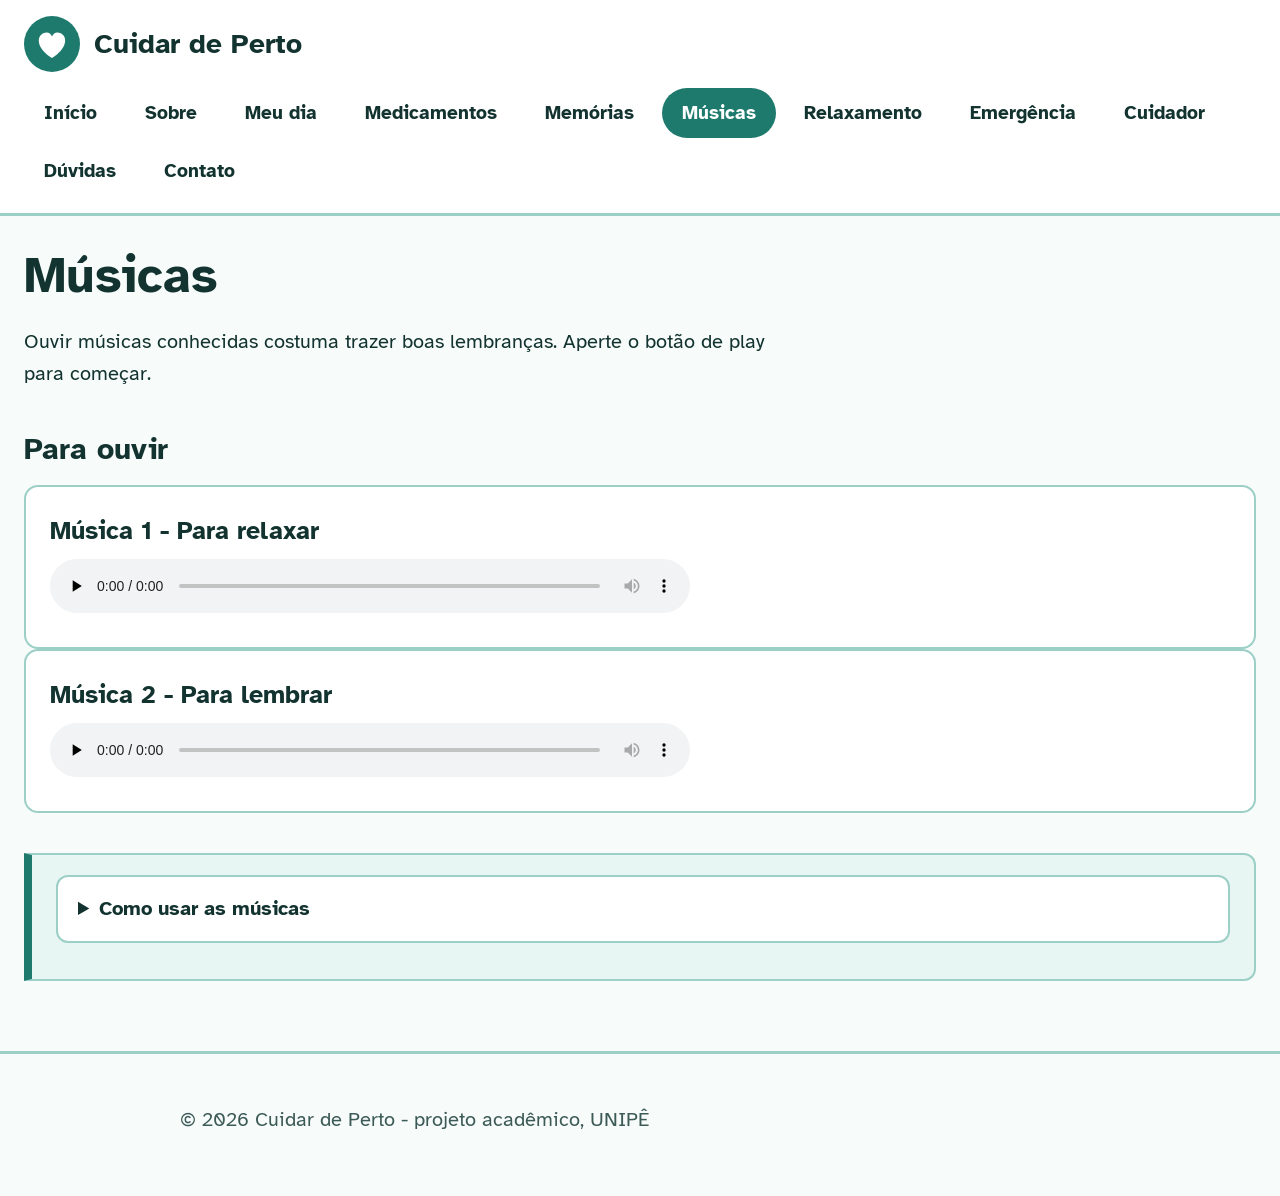
<file: html/musicas.html>
<!DOCTYPE html>
<html lang="pt-BR">
<head>
  <meta charset="utf-8">
  <meta name="viewport" content="width=device-width, initial-scale=1">
  <meta name="author" content="Heitor Mendes Crispim">
  <meta name="description" content="Músicas para ouvir com calma.">
  <meta name="keywords" content="músicas, áudio, memória, idosos">
  <title>Cuidar de Perto - Músicas</title>
  <link rel="preconnect" href="https://fonts.googleapis.com">
  <link rel="preconnect" href="https://fonts.gstatic.com" crossorigin>
  <link rel="stylesheet" href="https://fonts.googleapis.com/css2?family=Atkinson+Hyperlegible:wght@400;700&display=swap">
  <link rel="stylesheet" href="../css/estilo.css">
</head>
<body>
  <a class="pular" href="#conteudo">Pular para o conteúdo</a>

  <header class="topo">
    <div class="topo-linha">
      <a class="logo" href="../index.html">
        <img class="logo-img" src="../img/logo.svg" alt="" width="48" height="48">
        <span class="logo-nome">Cuidar de Perto</span>
      </a>
    </div>
    <nav class="menu" aria-label="Menu principal">
      <ul>
        <li><a href="../index.html">Início</a></li>
        <li><a href="sobre.html">Sobre</a></li>
        <li><a href="meu-dia.html">Meu dia</a></li>
        <li><a href="medicamentos.html">Medicamentos</a></li>
        <li><a href="memorias.html">Memórias</a></li>
        <li><a href="musicas.html" aria-current="page">Músicas</a></li>
        <li><a href="relaxamento.html">Relaxamento</a></li>
        <li><a href="emergencia.html">Emergência</a></li>
        <li><a href="cuidador.html">Cuidador</a></li>
        <li><a href="duvidas.html">Dúvidas</a></li>
        <li><a href="contato.html">Contato</a></li>
      </ul>
    </nav>
  </header>

  <main id="conteudo">
    <h1>Músicas</h1>
    <p>Ouvir músicas conhecidas costuma trazer boas lembranças. Aperte o botão de play para começar.</p>

    <section aria-labelledby="t-lista">
      <h2 id="t-lista">Para ouvir</h2>
      <article class="cartao">
        <h3>Música 1 - Para relaxar</h3>
        <audio controls preload="none">
          <source src="../audio/musica-1.mp3" type="audio/mpeg">
          Seu navegador não suporta áudio.
        </audio>
      </article>
      <article class="cartao">
        <h3>Música 2 - Para lembrar</h3>
        <audio controls preload="none">
          <source src="../audio/musica-2.mp3" type="audio/mpeg">
          Seu navegador não suporta áudio.
        </audio>
      </article>
    </section>

    <aside class="aviso" aria-label="Dica">
      <details>
        <summary>Como usar as músicas</summary>
        <p>Sente-se junto, escolha uma música de que a pessoa goste e converse depois sobre o que ela lembrou.</p>
      </details>
    </aside>
  </main>

  <footer>
    <p>&copy; 2026 Cuidar de Perto - projeto acadêmico, UNIPÊ</p>
  </footer>
</body>
</html>
</file>
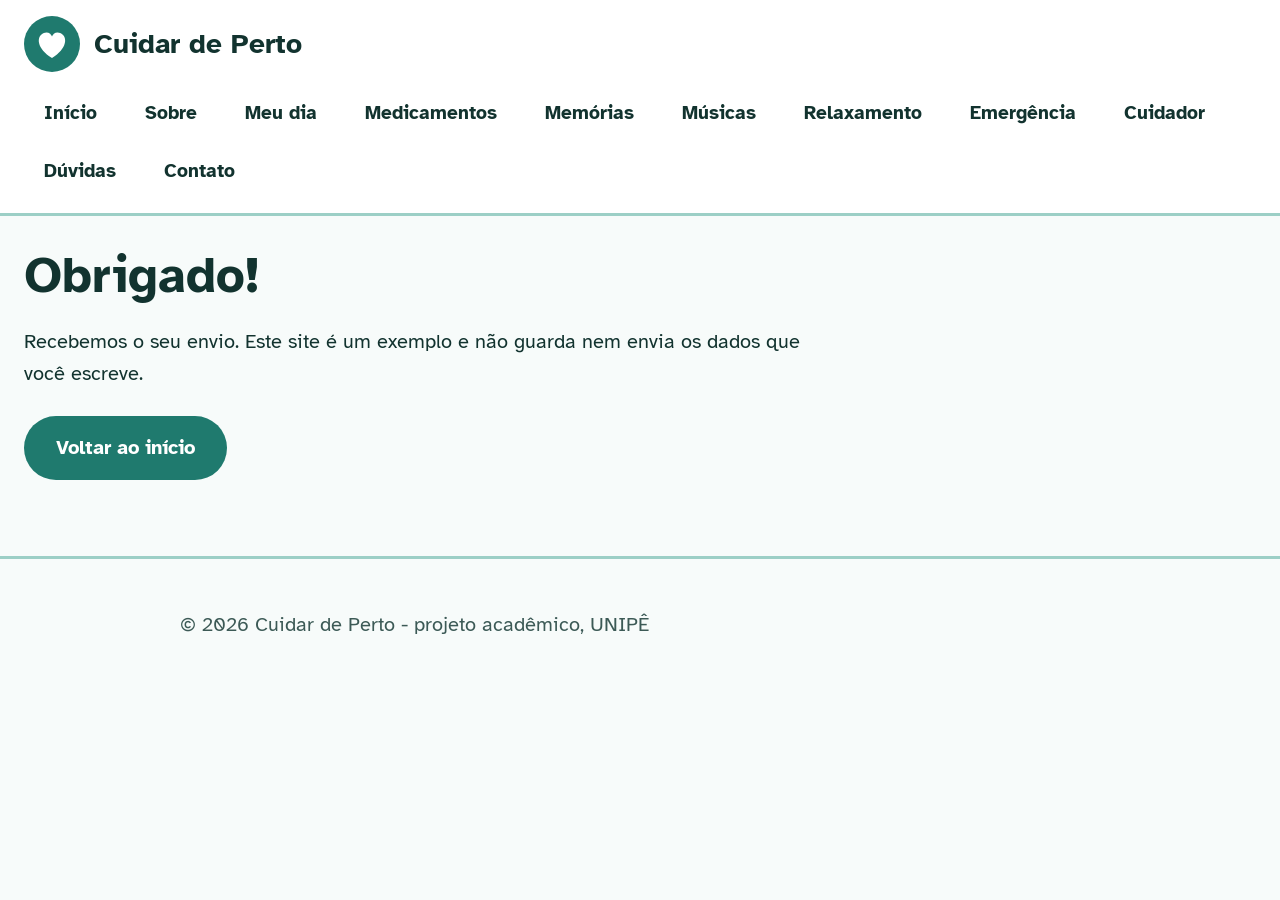
<file: html/obrigado.html>
<!DOCTYPE html>
<html lang="pt-BR">
<head>
  <meta charset="utf-8">
  <meta name="viewport" content="width=device-width, initial-scale=1">
  <meta name="author" content="Heitor Mendes Crispim">
  <meta name="description" content="Confirmação de envio.">
  <meta name="keywords" content="obrigado, confirmação, envio">
  <title>Cuidar de Perto - Obrigado</title>
  <link rel="preconnect" href="https://fonts.googleapis.com">
  <link rel="preconnect" href="https://fonts.gstatic.com" crossorigin>
  <link rel="stylesheet" href="https://fonts.googleapis.com/css2?family=Atkinson+Hyperlegible:wght@400;700&display=swap">
  <link rel="stylesheet" href="../css/estilo.css">
</head>
<body>
  <a class="pular" href="#conteudo">Pular para o conteúdo</a>

  <header class="topo">
    <div class="topo-linha">
      <a class="logo" href="../index.html">
        <img class="logo-img" src="../img/logo.svg" alt="" width="48" height="48">
        <span class="logo-nome">Cuidar de Perto</span>
      </a>
    </div>
    <nav class="menu" aria-label="Menu principal">
      <ul>
        <li><a href="../index.html">Início</a></li>
        <li><a href="sobre.html">Sobre</a></li>
        <li><a href="meu-dia.html">Meu dia</a></li>
        <li><a href="medicamentos.html">Medicamentos</a></li>
        <li><a href="memorias.html">Memórias</a></li>
        <li><a href="musicas.html">Músicas</a></li>
        <li><a href="relaxamento.html">Relaxamento</a></li>
        <li><a href="emergencia.html">Emergência</a></li>
        <li><a href="cuidador.html">Cuidador</a></li>
        <li><a href="duvidas.html">Dúvidas</a></li>
        <li><a href="contato.html">Contato</a></li>
      </ul>
    </nav>
  </header>

  <main id="conteudo">
    <h1>Obrigado!</h1>
    <p>Recebemos o seu envio. Este site é um exemplo e não guarda nem envia os dados que você escreve.</p>
    <a class="botao" href="../index.html">Voltar ao início</a>
  </main>

  <footer>
    <p>&copy; 2026 Cuidar de Perto - projeto acadêmico, UNIPÊ</p>
  </footer>
</body>
</html>
</file>
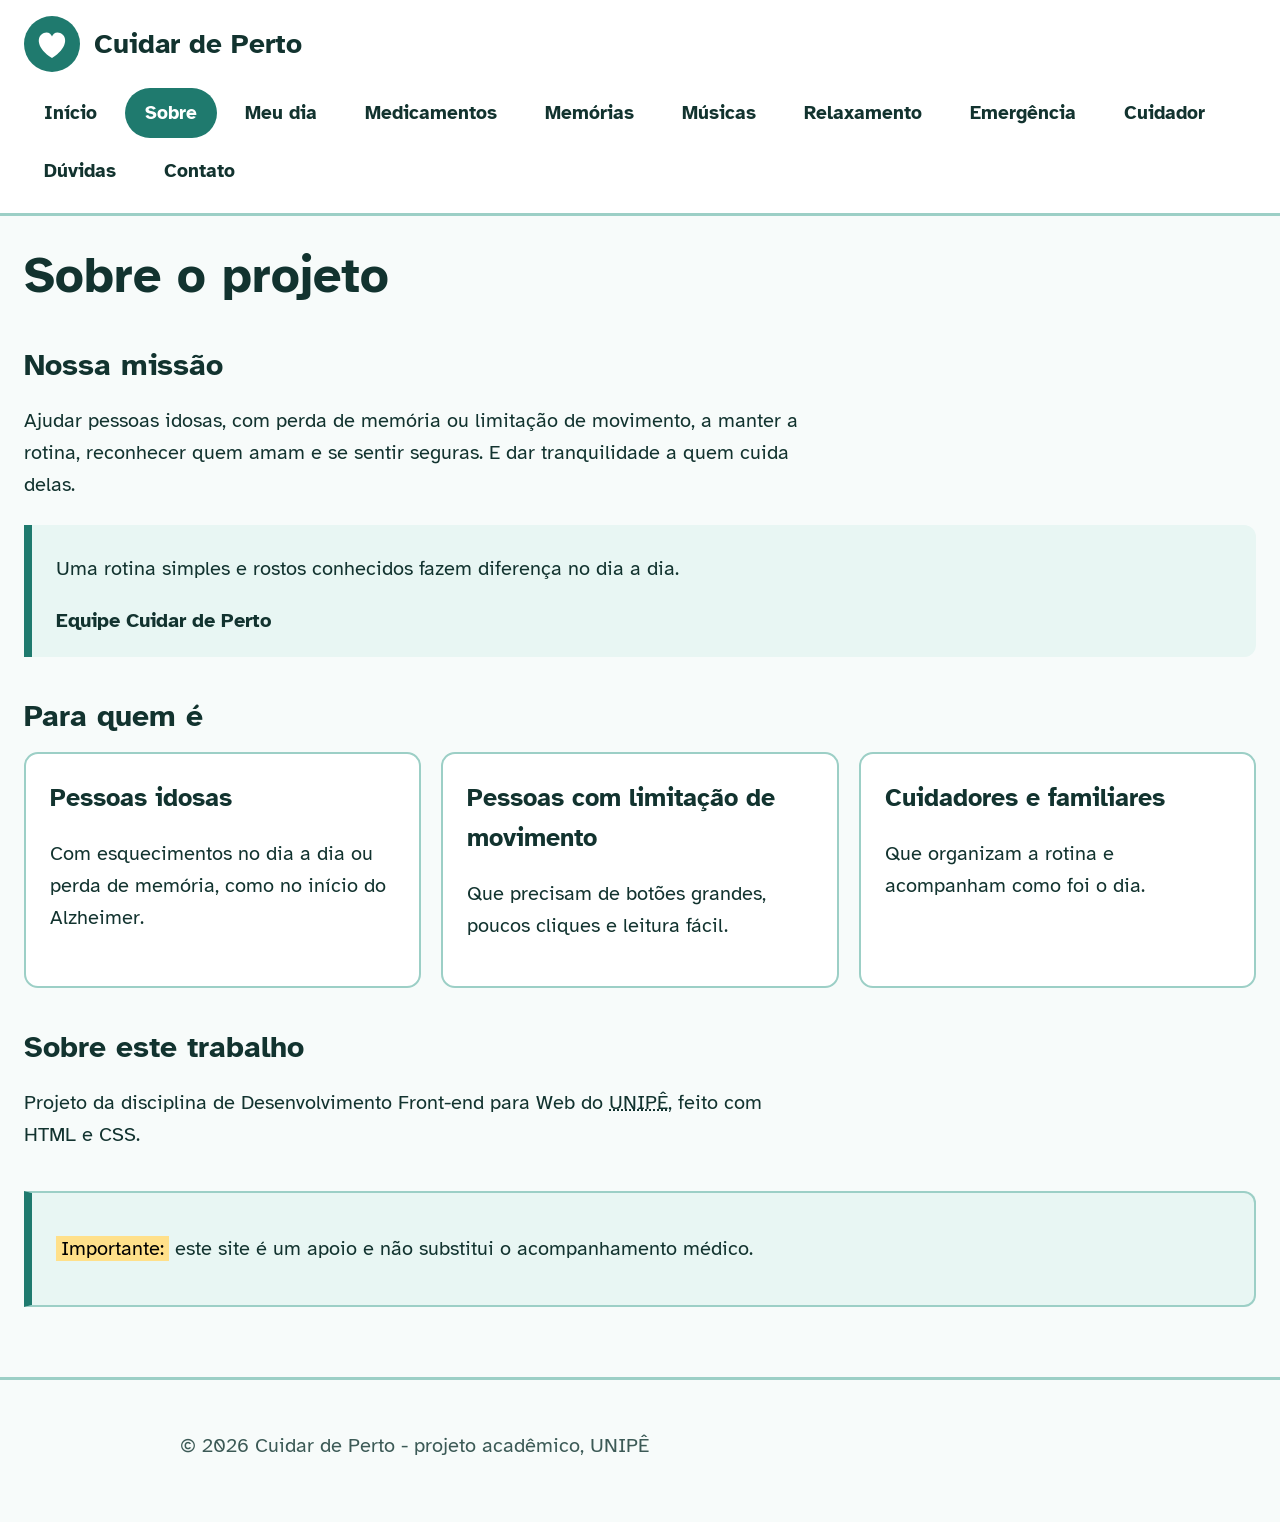
<file: html/sobre.html>
<!DOCTYPE html>
<html lang="pt-BR">
<head>
  <meta charset="utf-8">
  <meta name="viewport" content="width=device-width, initial-scale=1">
  <meta name="author" content="Heitor Mendes Crispim">
  <meta name="description" content="Conheça a missão e o público do Cuidar de Perto.">
  <meta name="keywords" content="sobre, missão, idosos, cuidadores">
  <title>Cuidar de Perto - Sobre</title>
  <link rel="preconnect" href="https://fonts.googleapis.com">
  <link rel="preconnect" href="https://fonts.gstatic.com" crossorigin>
  <link rel="stylesheet" href="https://fonts.googleapis.com/css2?family=Atkinson+Hyperlegible:wght@400;700&display=swap">
  <link rel="stylesheet" href="../css/estilo.css">
</head>
<body>
  <a class="pular" href="#conteudo">Pular para o conteúdo</a>

  <header class="topo">
    <div class="topo-linha">
      <a class="logo" href="../index.html">
        <img class="logo-img" src="../img/logo.svg" alt="" width="48" height="48">
        <span class="logo-nome">Cuidar de Perto</span>
      </a>
    </div>
    <nav class="menu" aria-label="Menu principal">
      <ul>
        <li><a href="../index.html">Início</a></li>
        <li><a href="sobre.html" aria-current="page">Sobre</a></li>
        <li><a href="meu-dia.html">Meu dia</a></li>
        <li><a href="medicamentos.html">Medicamentos</a></li>
        <li><a href="memorias.html">Memórias</a></li>
        <li><a href="musicas.html">Músicas</a></li>
        <li><a href="relaxamento.html">Relaxamento</a></li>
        <li><a href="emergencia.html">Emergência</a></li>
        <li><a href="cuidador.html">Cuidador</a></li>
        <li><a href="duvidas.html">Dúvidas</a></li>
        <li><a href="contato.html">Contato</a></li>
      </ul>
    </nav>
  </header>

  <main id="conteudo">
    <h1>Sobre o projeto</h1>

    <section aria-labelledby="t-missao">
      <h2 id="t-missao">Nossa missão</h2>
      <p>Ajudar pessoas idosas, com perda de memória ou limitação de movimento, a manter a rotina, reconhecer quem amam e se sentir seguras. E dar tranquilidade a quem cuida delas.</p>
      <blockquote>
        <p>Uma rotina simples e rostos conhecidos fazem diferença no dia a dia.</p>
        <cite>Equipe Cuidar de Perto</cite>
      </blockquote>
    </section>

    <section aria-labelledby="t-publico">
      <h2 id="t-publico">Para quem é</h2>
      <div class="grade">
        <article class="cartao">
          <h3>Pessoas idosas</h3>
          <p>Com esquecimentos no dia a dia ou perda de memória, como no início do Alzheimer.</p>
        </article>
        <article class="cartao">
          <h3>Pessoas com limitação de movimento</h3>
          <p>Que precisam de botões grandes, poucos cliques e leitura fácil.</p>
        </article>
        <article class="cartao">
          <h3>Cuidadores e familiares</h3>
          <p>Que organizam a rotina e acompanham como foi o dia.</p>
        </article>
      </div>
    </section>

    <section aria-labelledby="t-trabalho">
      <h2 id="t-trabalho">Sobre este trabalho</h2>
      <p>Projeto da disciplina de Desenvolvimento Front-end para Web do <abbr title="Centro Universitário de João Pessoa">UNIPÊ</abbr>, feito com HTML e CSS.</p>
    </section>

    <aside class="aviso" aria-label="Aviso importante">
      <p><mark>Importante:</mark> este site é um apoio e não substitui o acompanhamento médico.</p>
    </aside>
  </main>

  <footer>
    <p>&copy; 2026 Cuidar de Perto - projeto acadêmico, UNIPÊ</p>
  </footer>
</body>
</html>
</file>
<file: css/estilo.css>
/* Cuidar de Perto - estilo compartilhado por todas as páginas */

:root {
  --fundo: #F7FBFA;
  --superficie: #FFFFFF;
  --texto: #12332F;
  --texto-suave: #3C5A56;
  --marca: #1F7A6E;
  --marca-escura: #145A51;
  --sobre-marca: #FFFFFF;
  --agua: #CDEBE6;
  --agua-clara: #E8F6F3;
  --destaque: #FFE08A;
  --borda: #9CCFC6;
  --foco: #0B5FFF;
}

html { font-size: 20px; }
html[data-fonte="1"] { font-size: 23px; }
html[data-fonte="2"] { font-size: 26px; }

/* Modo de alto contraste, ativado pelo botão no topo */
html[data-contraste="alto"] {
  --fundo: #000000;
  --superficie: #000000;
  --texto: #FFFFFF;
  --texto-suave: #FFFFFF;
  --marca: #FFE600;
  --marca-escura: #FFE600;
  --sobre-marca: #000000;
  --agua: #000000;
  --agua-clara: #000000;
  --destaque: #FFE600;
  --borda: #FFFFFF;
  --foco: #7FD1FF;
}

* { box-sizing: border-box; }

body {
  margin: 0;
  font-family: "Atkinson Hyperlegible", Verdana, Arial, sans-serif;
  line-height: 1.6;
  background: var(--fundo);
  color: var(--texto);
}

a { color: var(--marca-escura); text-underline-offset: 0.2em; }

:focus-visible {
  outline: 4px solid var(--foco);
  outline-offset: 3px;
}

.pular {
  position: absolute;
  left: -999px;
  background: var(--marca);
  color: var(--sobre-marca);
  padding: 0.6rem 1rem;
}
.pular:focus { left: 0.5rem; top: 0.5rem; z-index: 10; }

/* Cabeçalho e menu */
.topo {
  background: var(--superficie);
  border-bottom: 3px solid var(--borda);
  padding: 0.8rem 1.2rem;
}

.topo-linha {
  max-width: 64rem;
  margin: 0 auto;
  display: flex;
  flex-wrap: wrap;
  align-items: center;
  justify-content: space-between;
  gap: 0.8rem;
}

.logo { display: flex; align-items: center; gap: 0.7rem; text-decoration: none; color: var(--texto); }
.logo-circulo { width: 2.8rem; height: 2.8rem; border-radius: 50%; background: var(--marca); flex: none; }
.logo-nome { font-size: 1.4rem; font-weight: 700; }

.acessibilidade { display: flex; flex-wrap: wrap; gap: 0.5rem; }
.acessibilidade button {
  font: inherit;
  font-size: 0.9rem;
  min-height: 2.8rem;
  padding: 0.3rem 0.9rem;
  border: 2px solid var(--marca);
  border-radius: 10px;
  background: var(--superficie);
  color: var(--texto);
  cursor: pointer;
}
.acessibilidade button[aria-pressed="true"] { background: var(--marca); color: var(--sobre-marca); }

.menu { max-width: 64rem; margin: 0.8rem auto 0; }
.menu ul { list-style: none; margin: 0; padding: 0; display: flex; flex-wrap: wrap; gap: 0.4rem; }
.menu a {
  display: block;
  padding: 0.5rem 1rem;
  border-radius: 999px;
  font-weight: 700;
  font-size: 0.95rem;
  text-decoration: none;
  color: var(--texto);
}
.menu a:hover { background: var(--agua); }
.menu a[aria-current="page"] { background: var(--marca); color: var(--sobre-marca); }

/* Conteúdo */
main { max-width: 64rem; margin: 0 auto; padding: 1.5rem 1.2rem; }
h1 { font-size: 2.1rem; line-height: 1.2; margin: 0 0 0.8rem; }
h2 { font-size: 1.5rem; line-height: 1.3; margin: 2rem 0 0.8rem; }
p { max-width: 60ch; }

.hero {
  display: grid;
  gap: 2rem;
  align-items: center;
  padding: 1rem 0 2rem;
}
.hero h1 { font-size: 2.8rem; color: var(--marca); margin-bottom: 0.3rem; }
.hero-sub { font-weight: 700; font-size: 1.1rem; margin: 0 0 1rem; }

.video-moldura {
  margin: 0;
  border: 3px solid var(--borda);
  border-radius: 24px;
  overflow: hidden;
  background: #000;
}
.video-moldura video { display: block; width: 100%; height: auto; }
.video-moldura figcaption {
  padding: 0.6rem 1rem;
  background: var(--superficie);
  color: var(--texto);
  font-size: 0.9rem;
}

.cartao-data {
  background: var(--superficie);
  border: 3px solid var(--marca);
  border-radius: 16px;
  padding: 1rem 1.2rem;
  font-size: 1.15rem;
}
.cartao-data strong { display: block; font-size: 1.4rem; }

.botao {
  display: inline-block;
  background: var(--marca);
  color: var(--sobre-marca);
  padding: 0.8rem 1.6rem;
  border-radius: 999px;
  font-weight: 700;
  text-decoration: none;
  margin: 0.3rem 0.5rem 0.3rem 0;
}
.botao:hover { background: var(--marca-escura); }

.grade { display: grid; grid-template-columns: repeat(auto-fit, minmax(15rem, 1fr)); gap: 1rem; }

article.cartao {
  background: var(--superficie);
  border: 2px solid var(--borda);
  border-radius: 14px;
  padding: 1.2rem;
}
article.cartao h3 { margin: 0 0 0.4rem; font-size: 1.25rem; }

aside.aviso {
  margin-top: 2rem;
  padding: 1rem 1.2rem;
  background: var(--agua-clara);
  border: 2px solid var(--borda);
  border-left: 8px solid var(--marca);
  border-radius: 0 12px 12px 0;
}

mark { background: var(--destaque); color: #000; padding: 0 0.25em; }

/* Meu dia: tarefas e progresso */
fieldset { border: 2px solid var(--borda); border-radius: 14px; padding: 0.8rem 1.2rem 1.2rem; }
legend { font-weight: 700; font-size: 1.2rem; padding: 0 0.4rem; }
.tarefa { display: flex; align-items: center; gap: 0.8rem; min-height: 3rem; padding: 0.3rem 0; }
.tarefa input { width: 1.7rem; height: 1.7rem; accent-color: var(--marca); flex: none; }
progress { width: 100%; height: 1.6rem; accent-color: var(--marca); }

details { border: 2px solid var(--borda); border-radius: 12px; padding: 0.8rem 1rem; margin-bottom: 0.8rem; background: var(--superficie); }
summary { cursor: pointer; font-weight: 700; }

footer {
  max-width: 64rem;
  margin: 2rem auto 0;
  padding: 1.5rem 1.2rem 2rem;
  border-top: 3px solid var(--borda);
  color: var(--texto-suave);
  text-align: center;
}

@media (min-width: 48rem) {
  .hero { grid-template-columns: 1.1fr 1fr; gap: 3rem; padding: 2rem 0 2.5rem; }
  h1 { font-size: 2.5rem; }
  .hero h1 { font-size: 3.4rem; }
}

/* Formulários, tabelas e figuras */
label { display: block; font-weight: 700; margin-top: 1rem; }
input[type="text"], input[type="date"], input[type="tel"], input[type="email"], input[type="color"], select, textarea {
  display: block;
  width: 100%;
  max-width: 32rem;
  font: inherit;
  padding: 0.6rem 0.8rem;
  margin-top: 0.3rem;
  border: 2px solid var(--marca);
  border-radius: 10px;
  background: var(--superficie);
  color: var(--texto);
}
input[type="color"] { height: 3rem; padding: 0.2rem; }
input[type="range"] { width: 100%; max-width: 32rem; accent-color: var(--marca); }
button.botao { border: 0; font: inherit; font-weight: 700; cursor: pointer; margin-top: 1.2rem; }
p[role="status"] { font-weight: 700; min-height: 1.6rem; }

.tabela-rolagem { overflow-x: auto; }
table { width: 100%; border-collapse: collapse; background: var(--superficie); }
caption { text-align: left; font-weight: 700; padding-bottom: 0.5rem; }
th, td { border: 2px solid var(--borda); padding: 0.7rem 0.9rem; text-align: left; }
thead th { background: var(--agua); }
del { color: var(--texto-suave); }
ins { text-decoration: underline; font-weight: 700; }
meter { width: 12rem; height: 1.4rem; vertical-align: middle; }

figure { margin: 0; }
.grade figure img { display: block; width: 100%; aspect-ratio: 4 / 3; object-fit: cover; border: 3px solid var(--borda); border-radius: 16px; background: var(--agua-clara); }
figcaption { margin-top: 0.4rem; font-weight: 700; font-size: 1.1rem; }
blockquote { margin: 1.2rem 0; padding: 0.4rem 1.2rem; border-left: 8px solid var(--marca); background: var(--agua-clara); border-radius: 0 12px 12px 0; }
blockquote cite { display: block; font-style: normal; font-weight: 700; padding-bottom: 0.6rem; }

/* Logo, mapa e campos extras */
.logo-img { width: 2.8rem; height: 2.8rem; flex: none; }
iframe { display: block; width: 100%; border: 3px solid var(--borda); border-radius: 16px; }
input[type="file"] { display: block; font: inherit; margin-top: 0.3rem; }
output { font-weight: 700; }
audio { width: 100%; max-width: 32rem; }
fieldset fieldset { margin-top: 1rem; }

/* Alto contraste automático, quando o aparelho da pessoa pede */
@media (prefers-contrast: more) {
  :root {
    --fundo: #000000; --superficie: #000000; --texto: #FFFFFF; --texto-suave: #FFFFFF;
    --marca: #FFE600; --marca-escura: #FFE600; --sobre-marca: #000000;
    --agua: #000000; --agua-clara: #000000; --destaque: #FFE600; --borda: #FFFFFF; --foco: #7FD1FF;
  }
}
</file>
